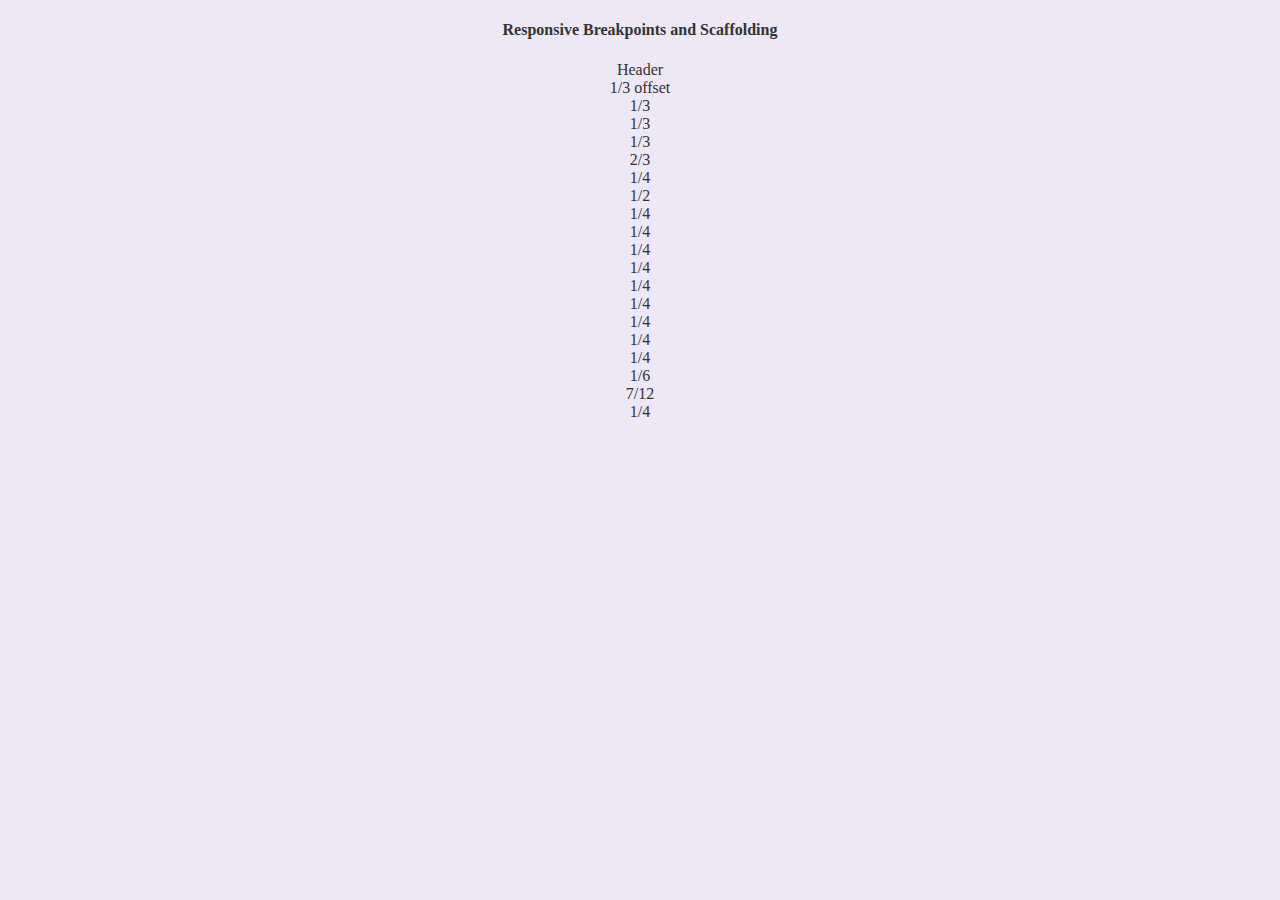
<file: finals/breakpoints/index.html>
<!doctype html>
<html lang="en">
<head>
	<meta charset="utf-8">
	<meta name="viewport" content="width=device-width, initial-scale=1">
	<title>Breakpoints and Scaffolding</title>
	<link href="https://cdn.jsdelivr.net/npm/bootstrap@5.3.6/dist/css/bootstrap.min.css" rel="stylesheet" integrity="sha384-4Q6Gf2aSP4eDXB8Miphtr37CMZZQ5oXLH2yaXMJ2w8e2ZtHTl7GptT4jmndRuHDT" crossorigin="anonymous">
	<style>
		body {
			background: #ffebee;
			text-align: center;
		}

		@media (min-width: 576px) {
			body {
				background: #fce4ec;
			}
		}

		@media (min-width: 768px) {
			body {
				background: #e3f2fd;
			}
		}

		@media (min-width: 992px) {
			body {
				background: #e8f5e9;
			}
		}

		@media (min-width: 1200px) {
			body {
				background: #ede7f6;
				color: #333;
			}
		}

		@media (min-width: 1400px) {
			body {
				background: #fff3e0;
				color: #333;
			}
		}
	</style>
</head>
<body>
	<div class="container text-center">
		<h4 class="mt-5">Responsive Breakpoints and Scaffolding</h4>
	</div>

	<div class="container text-center mt-5">
		<div class="row">
			<header class="col-md-12 bg-light text-dark p-3 border">Header</header>
		</div>
	</div>

	<div class="container text-center">
		<div class="row">
			<div class="col-md-offset-4 col-md-4 bg-primary text-white p-4">1/3 offset</div>
			<div class="col-md-4 bg-secondary text-white p-4">1/3</div>
			<div class="col-md-4 bg-secondary text-white p-4">1/3</div>
		</div>
	</div>

	<div class="container text-center">
		<div class="row">
			<div class="col-md-4 bg-info text-white p-xl-5">1/3</div>
			<div class="col-md-8 bg-dark text-white p-xl-5">2/3</div>
		</div>
	</div>

	<div class="container text-center">
		<div class="row">
			<div class="col-md-3 bg-success text-white p-4">1/4</div>
			<div class="col-md-6 bg-warning text-dark p-4">1/2</div>
			<div class="col-md-3 bg-success text-white p-4">1/4</div>
		</div>
	</div>

	<div class="container text-center">
		<div class="row">
			<div class="col-md-3 bg-danger text-white p-4">1/4</div>
			<div class="col-md-3 bg-primary text-white p-4">1/4</div>
			<div class="col-md-3 bg-warning text-dark p-4">1/4</div>
			<div class="col-md-3 bg-info text-white p-4">1/4</div>
		</div>
	</div>

	<div class="container text-center">
		<div class="row">
			<div class="col-md-3 bg-success text-white p-4">1/4</div>
			<div class="col-md-6 bg-dark text-white">
				<div class="row">
					<div class="col-md-6 bg-light text-dark p-4">1/4</div>
					<div class="col-md-6 bg-light text-dark p-4">1/4</div>
				</div>
			</div>
			<div class="col-md-3 bg-warning text-dark p-4">1/4</div>
		</div>
	</div>

	<div class="container text-center">
		<footer class="row">
			<div class="col-md-2 bg-secondary text-white p-4">1/6</div>
			<div class="col-md-7 bg-info text-white p-4">7/12</div>
			<div class="col-md-3 bg-primary text-white p-4">1/4</div>
		</footer>
	</div>

	<script src="https://cdn.jsdelivr.net/npm/bootstrap@5.3.6/dist/js/bootstrap.bundle.min.js" integrity="sha384-j1CDi7MgGQ12Z7Qab0qlWQ/Qqz24Gc6BM0thvEMVjHnfYGF0rmFCozFSxQBxwHKO" crossorigin="anonymous"></script>
</body>
</html>
</file>
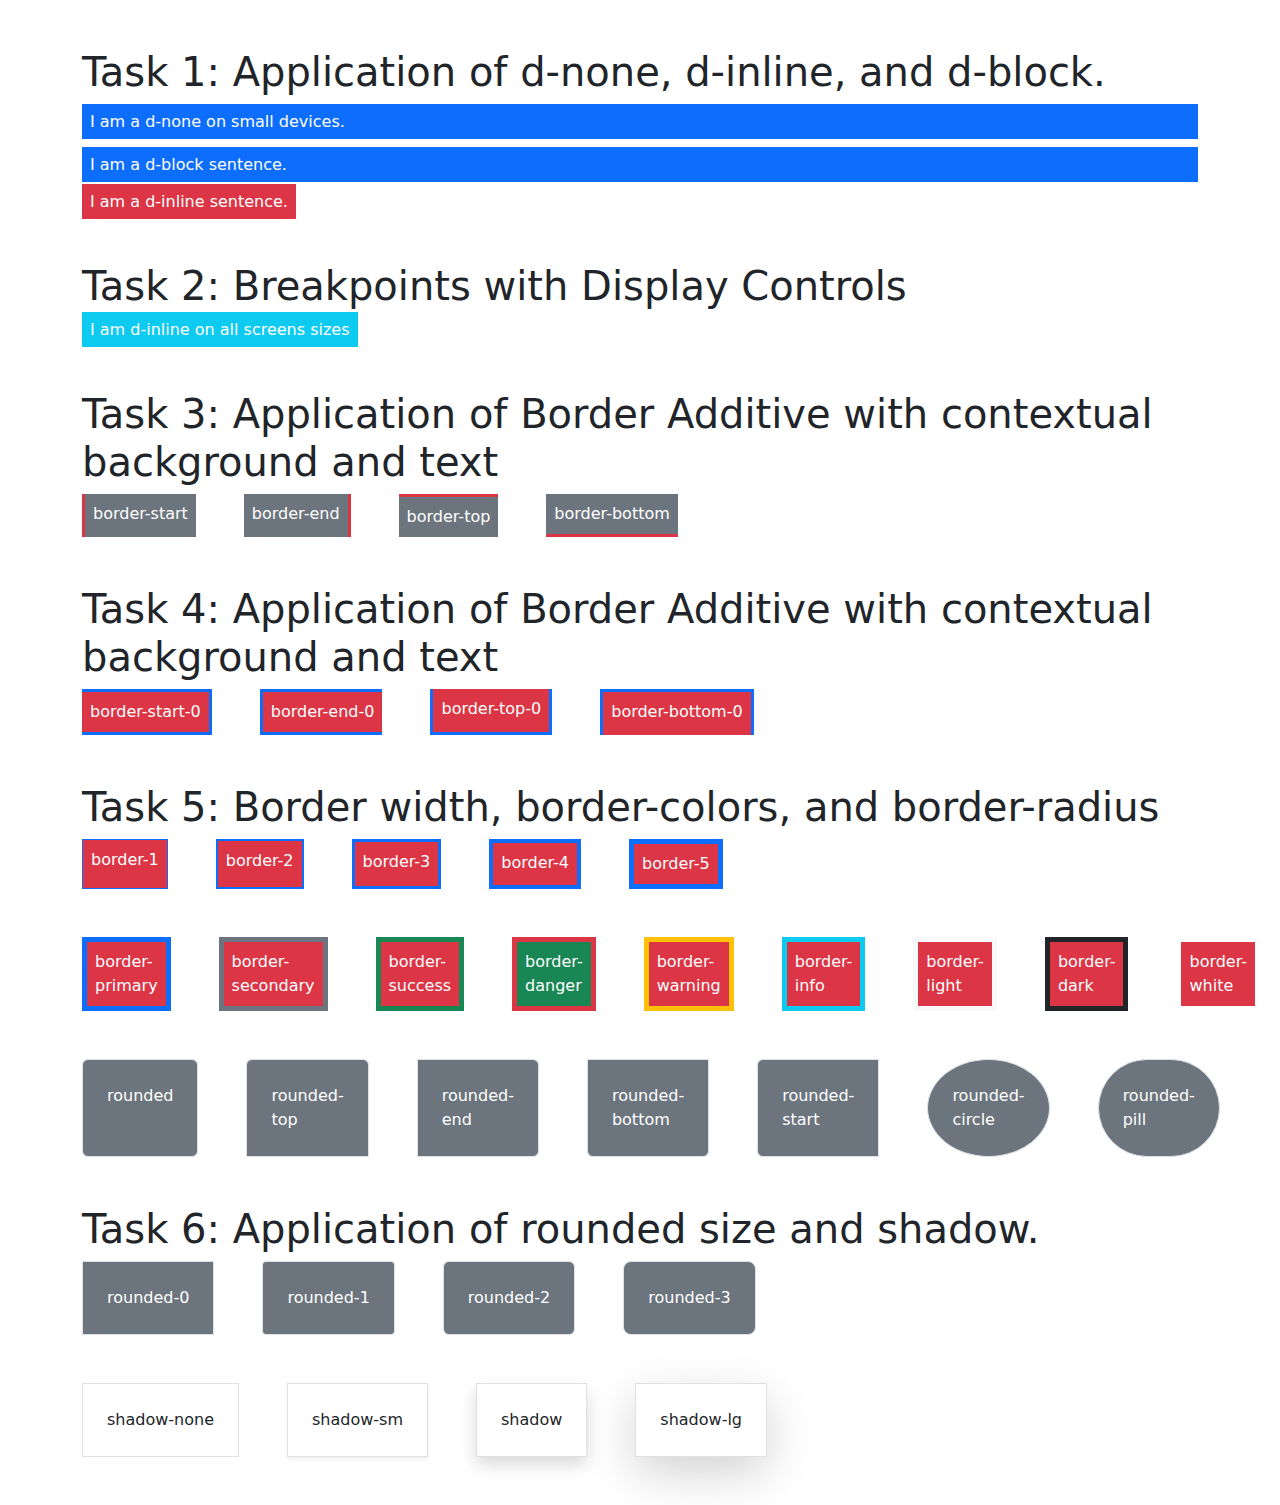
<file: finals/display/index.html>
<!DOCTYPE html>
<html lang="en">
	<head>
		<meta charset="UTF-8">
		<meta name="viewport" content="width=device-width, initial-scale=1.0">
		<link rel="stylesheet" href="https://cdn.jsdelivr.net/npm/bootstrap@5.3.6/dist/css/bootstrap.min.css">
		<title>Document</title>
	</head>
	<body>
		<div class="container my-5">
			<h1 class="display-6">Task 1: Application of d-none, d-inline, and d-block.</h1>
			<h6 class="bg-primary text-white p-2 d-none d-md-block">I am a d-none on small devices.</h6>
			<h6 class="bg-primary text-white p-2 d-block">I am a d-block sentence.</h6>
			<h6 class="bg-danger text-white p-2 d-inline">I am a d-inline sentence.</h6>
			<h6 class="bg-primary text-white p-2 d-none">I am a d-none sentence.</h6>
		</div>
		<div class="container my-5">
			<h1 class="display-6">Task 2: Breakpoints with Display Controls</h1>
			<h6 class="bg-primary p-2 text-white d-sm-block d-lg-none">I am d-block on small screens and d-none on large screens</h6>
			<h6 class="bg-info p-2 text-white d-none d-sm-inline d-lg-none">I am d-inline on small screens only</h6>
			<h6 class="bg-info p-2 text-white d-md-none">I am not viewable on medium screens and above</h6>
			<h6 class="bg-info p-2 text-white d-inline">I am d-inline on all screens sizes</h6>
		</div>
		<div class="container my-5">
			<h1 class="display-6">Task 3: Application of Border Additive with contextual background and text</h1>
			<div class="d-flex">
				<div class="me-5 border-3 bg-secondary text-white border-start border-danger p-2">border-start</div>
				<div class="me-5 border-3 bg-secondary text-white border-end border-danger p-2">border-end</div>
				<div class="me-5 border-3 bg-secondary text-white border-top border-danger p-2">border-top</div>
				<div class="me-5 border-3 bg-secondary text-white border-bottom border-danger p-2">border-bottom</div>
			</div>
		</div>
		<div class="container my-5">
			<h1 class="display-6">Task 4: Application of Border Additive with contextual background and text</h1>
			<div class="d-flex">
				<div class="me-5 border border-3 bg-danger text-white border-start-0 border-primary p-2">border-start-0</div>
				<div class="me-5 border border-3 bg-danger text-white border-end-0 border-primary p-2">border-end-0</div>
				<div class="me-5 border border-3 bg-danger text-white border-top-0 border-primary p-2">border-top-0</div>
				<div class="me-5 border border-3 bg-danger text-white border-bottom-0 border-primary p-2">border-bottom-0</div>
			</div>
		</div>
		<div class="container my-5">
			<h1 class="display-6">Task 5: Border width, border-colors, and border-radius</h1>
			<div class="d-flex mb-5">
				<div class="me-5 border border-1 bg-danger text-white border-primary p-2">border-1</div>
				<div class="me-5 border border-2 bg-danger text-white border-primary p-2">border-2</div>
				<div class="me-5 border border-3 bg-danger text-white border-primary p-2">border-3</div>
				<div class="me-5 border border-4 bg-danger text-white border-primary p-2">border-4</div>
				<div class="me-5 border border-5 bg-danger text-white border-primary p-2">border-5</div>
			</div>
			<div class="d-flex mb-5">
				<div class="me-5 border border-5 bg-danger text-white border-primary p-2">border-primary</div>
				<div class="me-5 border border-5 bg-danger text-white border-secondary p-2">border-secondary</div>
				<div class="me-5 border border-5 bg-danger text-white border-success p-2">border-success</div>
				<div class="me-5 border border-5 bg-success text-white border-danger p-2">border-danger</div>
				<div class="me-5 border border-5 bg-danger text-white border-warning p-2">border-warning</div>
				<div class="me-5 border border-5 bg-danger text-white border-info p-2">border-info</div>
				<div class="me-5 border border-5 bg-danger text-white border-light p-2">border-light</div>
				<div class="me-5 border border-5 bg-danger text-white border-dark p-2">border-dark</div>
				<div class="me-5 border border-5 bg-danger text-white border-white p-2">border-white</div>
			</div>
			<div class="d-flex">
				<div class="me-5 border bg-secondary rounded text-white p-4">rounded</div>
				<div class="me-5 border bg-secondary rounded-top text-white p-4">rounded-top</div>
				<div class="me-5 border bg-secondary rounded-end text-white p-4">rounded-end</div>
				<div class="me-5 border bg-secondary rounded-bottom text-white p-4">rounded-bottom</div>
				<div class="me-5 border bg-secondary rounded-start text-white p-4">rounded-start</div>
				<div class="me-5 border bg-secondary rounded-circle text-white p-4">rounded-circle</div>
				<div class="me-5 border bg-secondary rounded-pill text-white p-4">rounded-pill</div>
			</div>
		</div>
		<div class="container my-5">
			<h1 class="display-6">Task 6: Application of rounded size and shadow.</h1>
			<div class="d-flex mb-5">
				<div class="me-5 border bg-secondary rounded-0 text-white p-4">rounded-0</div>
				<div class="me-5 border bg-secondary rounded-1 text-white p-4">rounded-1</div>
				<div class="me-5 border bg-secondary rounded-2 text-white p-4">rounded-2</div>
				<div class="me-5 border bg-secondary rounded-3 text-white p-4">rounded-3</div>
			</div>
			<div class="d-flex">
				<div class="me-5 border shadow-none p-4">shadow-none</div>
				<div class="me-5 border shadow-sm p-4">shadow-sm</div>
				<div class="me-5 border shadow p-4">shadow</div>
				<div class="me-5 border shadow-lg p-4">shadow-lg</div>
			</div>
		</div>
		<script src="https://cdn.jsdelivr.net/npm/bootstrap@5.3.6/dist/js/bootstrap.bundle.min.js"></script>
	</body>
</html>
</file>
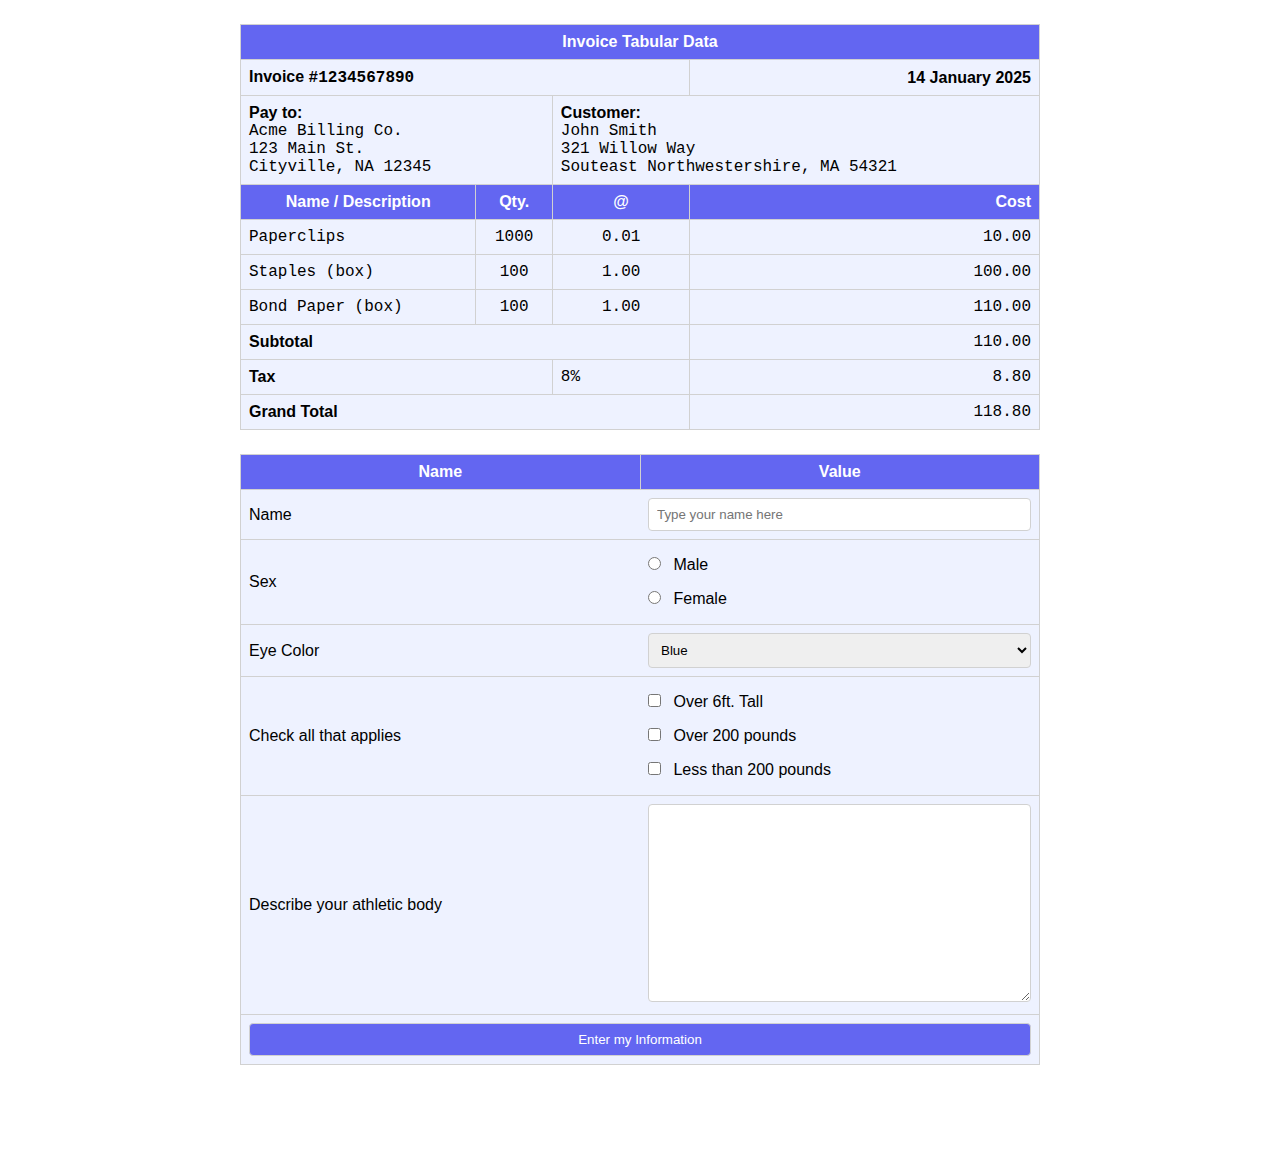
<file: finals/table-forms/index.html>
<!DOCTYPE html>
<html lang="en">
<head>
    <meta charset="UTF-8">
    <meta name="viewport" content="width=device-width, initial-scale=1.0">
    <title>Table and Form</title>
    <style>
        *{
            margin: 0px;
            box-sizing: border-box;
            padding: 0px;
        }
        .text-arial{
            font-family: Arial, Helvetica, sans-serif;
        }
        .text-monospace{
            font-family: 'Courier New', Courier, monospace;
        }
        .container{
            width: 800px;
            margin: 0 auto;
            margin-top:24px;
        }
        .border{
            border: 1px solid rgb(209, 209, 209);
        }
        .p-2{
            padding: 8px;
        }
        .w-full{
            width: 100%;
        }
        .flex{
            display: flex;
        }
        .items-center{
            align-items: center;
        }
        .justify-start{
            justify-content: flex-start;
        }
        .justify-end{
            justify-content: flex-end;
        }
        .float-right{
            float: right;
        }
        .float-left{
            float: left;
        }
        .border-collapse{
            border-collapse: collapse;
        }
        .text-center{
            text-align: center;
        }
        .text-right{
            text-align: right;
        }
        .text-left{
            text-align: left;
        }
        .space-x-2 > * + *{
            margin-left: 8px;
        }
        .space-x-4 > * + *{
            margin-left: 16px;
        }
        .font-normal{
            font-weight: normal;
        }
        .font-medium{
            font-weight: 500;
        }
        .font-bold{
            font-weight: bold;
        }
        .text-muted{
            color: #6c757d;
        }
        .bg-indigo-500{
            background-color: #6366f1;
        }
        .bg-indigo-400{
            background-color: #818cf8;
        }
        .bg-indigo-300{
            background-color: #a5b4fc;
        }
        .bg-indigo-200{
            background-color: #c7d2fe;
        }
        .bg-indigo-100{
            background-color: #eef2ff;
        }
        .bg-indigo-50{
            background-color: #eef2ff;
        }
        .text-white{
            color: white;
        }
        .border-b{
            border-bottom: 1px solid rgb(209, 209, 209);
        }
        .rounded{
            border-radius: 4px;
        }
        .justify-center{
            justify-content: center;
        }
        .justify-between{
            justify-content: space-between;
        }
        .table-fixed{
            table-layout: fixed;
        }
        .py-2{
            padding-top: 8px;
            padding-bottom: 8px;
        }
        .hover\:bg-indigo-600:hover{
            background-color: #4f46e5;
        }
        .hover\:bg-indigo-500:hover{
            background-color: #6366f1;
        }
        .ease{
            transition: all 0.2s ease-in-out;
        }
        .duration-200{
            transition-duration: 200ms;
        }
        .cursor-pointer{
            cursor: pointer;
        }
        .mb-24{
            margin-bottom: 96px;
        }
    </style>
</head>
<body>
    <div class="container text-arial">
        <table class="w-full border border-collapse">
            <thead>
                <tr>
                    <th colspan="6" class="p-2 bg-indigo-500 text-white">Invoice Tabular Data</th>
                </tr>
                <tr class="bg-indigo-100">
                    <th class="border p-2 text-left space-x-4" colspan="3">
                        <p class="">Invoice <span class="text-monospace">#1234567890</span></p>
                    </th>
                    <th class="border p-2 text-right " colspan="3">
                        <p>14 January 2025</p>
                    </th>
                </tr>
                <tr class="bg-indigo-100">
                    <th class="border text-left p-2" colspan="2">
                        <p>Pay to:</p>
                        <p class="font-normal text-monospace">Acme Billing Co.</p>
                        <p class="font-normal text-monospace">123 Main St.</p>
                        <p class="font-normal text-monospace">Cityville, NA 12345</p>
                    </th>
                    <th class="border text-left p-2" colspan="4">
                        <p>Customer: </p>
                        <p class="font-normal text-monospace">John Smith</p>
                        <p class="font-normal text-monospace">321 Willow Way</p>
                        <p class="font-normal text-monospace">Souteast Northwestershire, MA 54321</p>
                    </th>
                </tr>
                <tr class="bg-indigo-500 text-white">
                    <th class="border p-2 " rowspan="2">Name / Description</th>
                    <th class="border p-2 ">Qty.</th>
                    <th class="border p-2 ">@</th>
                    <th></th>
                    <th></th>
                    <th class=" p-2 text-right">
                        <p>Cost</p>
                    </th>
                </tr>
            </thead>
            <tbody>
                <tr class="bg-indigo-100">
                    <td class="p-2 border text-monospace">Paperclips</td>
                    <td class="p-2 border text-center text-monospace">1000</td>
                    <td class="p-2 border text-center text-monospace">0.01</td>
                    <td colspan="3" class="p-2 border text-right text-monospace">10.00</td>
                </tr>
                <tr class="bg-indigo-100">
                    <td class="p-2 border text-monospace">Staples (box)</td>
                    <td class="p-2 border text-center text-monospace">100</td>
                    <td class="p-2 border text-center text-monospace">1.00</td>
                    <td colspan="3" class="p-2 border text-right text-monospace">100.00</td>
                </tr>
                <tr class="bg-indigo-100">
                    <td class="p-2 border text-monospace">Bond Paper (box)</td>
                    <td class="p-2 border text-center text-monospace">100</td>
                    <td class="p-2 border text-center text-monospace">1.00</td>
                    <td colspan="3" class="p-2 border text-right text-monospace">110.00</td>
                </tr>
                <tr class="bg-indigo-100">
                    <td colspan="3" class="border p-2">
                        <h4>Subtotal</h4>
                    </td>
                    <td colspan="3" class="border p-2 text-right text-monospace">
                        <p>110.00</p>
                    </td>
                </tr>
                <tr class="bg-indigo-100">
                    <td colspan="2" class="border p-2">
                        <h4>Tax</h4>
                    </td>
                    <td colspan="1" class="border p-2 text-monospace">8%</td>
                    <td colspan="3" class="border p-2 text-right text-monospace">8.80</td>
                </tr>
                <tr class="bg-indigo-100">
                    <td colspan="3" class="border p-2">
                        <h4>Grand Total</h4>
                    </td>
                    <td colspan="3" class="border p-2 text-right text-monospace">
                        <p>118.80</p>
                    </td>
                </tr>
            </tbody>
        </table>
    </div>
    
    <div class="container text-arial mb-24">
        <form action="" method="post">
            <table class="w-full border border-collapse table-fixed">
                <thead>
                    <tr class="bg-indigo-500 text-white">
                        <th class="border p-2">Name</th>
                        <th class="border p-2">Value</th>
                    </tr>
                </thead>
                <tbody>
                    <tr class="border-b bg-indigo-50">
                        <th class="p-2 text-left font-normal">
                            <label for="name">Name </label>
                        </th>
                        <th class="p-2">
                            <input type="text" name="" id="name" class="w-full border rounded p-2" placeholder="Type your name here">
                        </th>
                    </tr>
                    <tr class="border-b bg-indigo-50">
                        <th class="p-2 text-left font-normal">
                            <label for="sex">Sex </label>
                        </th>
                        <th class="p-2">
                            <div class="text-left py-2 space-x-2 font-normal">
                                <input type="radio" name="sex" id="male_sex" value="male">
                                <label for="male_sex">Male</label>
                            </div>
                            <div class="text-left py-2 space-x-2 font-normal">
                                <input type="radio" name="sex" id="female_sex" value="female">
                                <label for="female_sex">Female</label>
                            </div>
                        </th>
                    </tr>
                    <tr class="border-b bg-indigo-50">
                        <th class="p-2 text-left font-normal">
                            <label for="eye_color">Eye Color </label>
                        </th>
                        <th class="p-2">
                            <select name="eye_color" id="eye_color" class="w-full border rounded p-2">
                                <option value="blue">Blue</option>
                                <option value="green">Green</option>
                                <option value="brown">Brown</option>
                                <option value="black">Black</option>
                            </select>
                        </th>
                    </tr>
                    <tr class="border-b bg-indigo-50">
                        <th class="p-2 text-left font-normal">
                            <label for="others">Check all that applies </label>
                        </th>
                        <th class="p-2 font-normal">
                            <div class="text-left py-2 space-x-2">
                                <input type="checkbox" name="6ft_tall" id="6ft_tall">
                                <label for="6ft_tall">Over 6ft. Tall</label>
                            </div>
                            <div class="text-left py-2 space-x-2">
                                <input type="checkbox" name="o2hlb" id="2hlb">
                                <label for="o2hlb">Over 200 pounds</label>
                            </div>
                            <div class="text-left py-2 space-x-2">
                                <input type="checkbox" name="u2hlb" id="u2hlb">
                                <label for="u2hlb">Less than 200 pounds</label>
                            </div>
                        </th>
                    </tr>
                    <tr class="border-b bg-indigo-50">
                        <th class="p-2 text-left font-normal">
                            <label for="eye_color">Describe your athletic body </label>
                        </th>
                        <th class="p-2">
                            <textarea name="description" id="description" rows="12" class="w-full p-2 rounded border"></textarea>
                        </th>
                    </tr>
                    <tr class="bg-indigo-100">
                        <th colspan="2" class="p-2 text-center">
                            <input type="submit" value="Enter my Information" class="bg-indigo-500 text-white p-2 rounded w-full border hover:bg-indigo-600 ease duration-200 cursor-pointer">
                        </th>
                    </tr>
                </tbody>
            </table>
        </form>
    </div>
</body>
</html>
</file>
